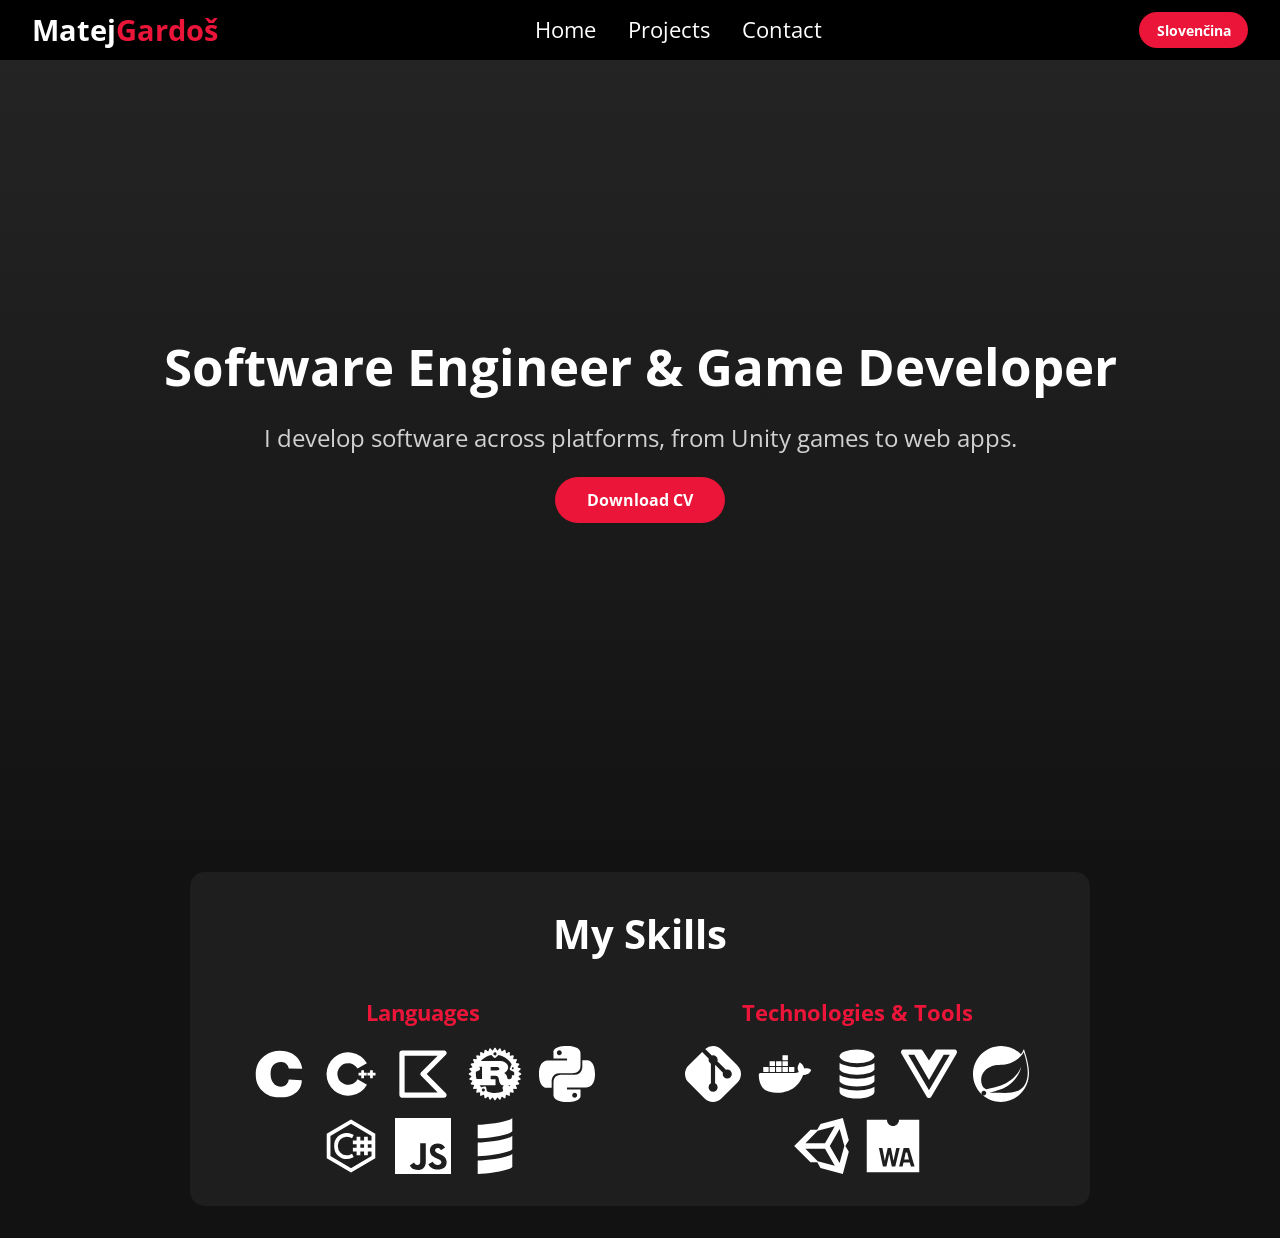
<file: index.html>
<!DOCTYPE html>
<html lang="en">
<head>
	<meta charset="UTF-8">
	<meta name="viewport" content="width=device-width, initial-scale=1.0">
	<title>Home</title>
	<link rel="stylesheet" href="css/base.css">
	<link rel="stylesheet" href="css/navbar.css">
	<link rel="stylesheet" href="css/home.css">
	<link rel="stylesheet" href="css/responsive.css">
</head>
<body>

<div id="navbar-placeholder"></div>

<section class="hero">
	<div class="hero-content">
		<h1 data-i18n="home.title">Software Engineer & Game Developer</h1>
		<p data-i18n="home.subtitle">
			I develop software across platforms, from Unity games to web apps.
		</p>
		<a href="assets/CV.pdf" target="_blank" class="cta-button" data-i18n="home.downloadCV">Download CV</a>
	</div>
</section>

<section class="tech-section">
	<h2 data-i18n="home.skillsTitle">My Skills</h2>
	<div class="tech-grid">

		<div class="tech-category">
			<h3 data-i18n="home.languagesTitle">Languages</h3>
			<div class="tech-icons">
				<img src="assets/icons/c.svg" alt="C" title="C">
				<img src="assets/icons/cpp.svg" alt="C++" title="C++">
				<img src="assets/icons/kotlin.svg" alt="Kotlin" title="Kotlin">
				<img src="assets/icons/rust.svg" alt="Rust" title="Rust">
				<img src="assets/icons/python.svg" alt="Python" title="Python">
				<img src="assets/icons/csharp.svg" alt="C#" title="C#">
				<img src="assets/icons/javascript.svg" alt="JavaScript" title="JavaScript">
				<img src="assets/icons/scala.svg" alt="Scala" title="Scala">
			</div>
		</div>

		<div class="tech-category">
			<h3 data-i18n="home.techTitle">Technologies & Tools</h3>
			<div class="tech-icons">
				<img src="assets/icons/git.svg" alt="Git" title="Git">
				<img src="assets/icons/docker.svg" alt="Docker" title="Docker">
				<img src="assets/icons/sql.svg" alt="SQL" title="SQL">
				<img src="assets/icons/vue.svg" alt="Vue.js" title="Vue.js">
				<img src="assets/icons/spring.svg" alt="Spring" title="Spring">
				<img src="assets/icons/unity.svg" alt="Unity" title="Unity">
				<img src="assets/icons/wasm.svg" alt="Wasm" title="Wasm">
			</div>
		</div>

	</div>
</section>


<script src="js/script.js"></script>
<script>
fetch("navbar.html")
	.then(res => res.text())
	.then(html => {
		document.getElementById("navbar-placeholder").innerHTML = html;

		const hamburger = document.querySelector('.hamburger');
		const navLinks = document.querySelector('.nav-links');

		if (hamburger && navLinks) {
			hamburger.addEventListener('click', () => {
				navLinks.classList.toggle('active');
			});
		}
});
</script>

</body>
</html>
</file>
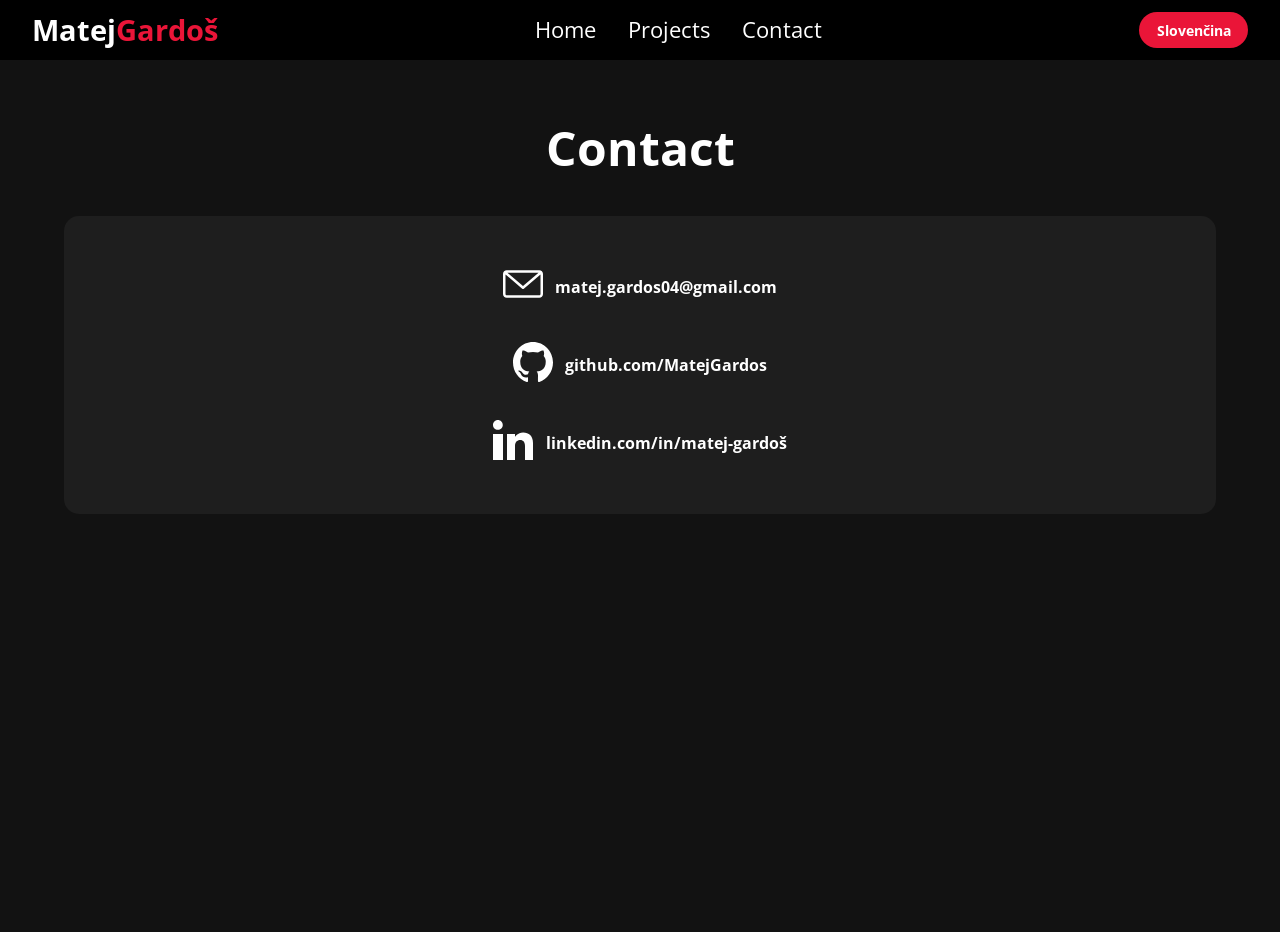
<file: contact.html>
<!DOCTYPE html>
<html lang="en">
<head>
	<meta charset="UTF-8">
	<meta name="viewport" content="width=device-width, initial-scale=1.0">
	<title>Contact</title>
	<link rel="stylesheet" href="css/base.css">
	<link rel="stylesheet" href="css/navbar.css">
	<link rel="stylesheet" href="css/contact.css">
	<link rel="stylesheet" href="css/responsive.css">

	<link rel="stylesheet" href="https://cdnjs.cloudflare.com/ajax/libs/font-awesome/6.4.0/css/all.min.css" integrity="sha512-pZ..." crossorigin="anonymous" referrerpolicy="no-referrer" />
</head>
<body>

<div id="navbar-placeholder"></div>

<section class="contact-section">
	<h2 data-i18n="contact.title">Contact</h2>
	<div class="contact-list">
    <div class="contact-item">
			<a href="mailto:matej.gardos04@gmail.com">
				<div class="contact-icon">
					<img src="assets/icons/email.svg" alt="Email">
				</div>
				matej.gardos04@gmail.com
			</a>
    </div>

    <div class="contact-item">
			<a href="https://github.com/MatejGardos" target="_blank">
				<div class="contact-icon">
					<img src="assets/icons/github.svg" alt="Github">
				</div>
				github.com/MatejGardos
			</a>
    </div>

    <div class="contact-item">
			<a href="https://www.linkedin.com/in/matej-gardo%C5%A1-200491289/" target="_blank">
				<div class="contact-icon">
					<img src="assets/icons/linkedin.svg" alt="LinkedIn">
				</div>
				linkedin.com/in/matej-gardoš
			</a>
    </div>
	</div>
</section>

<script src="js/script.js"></script>
<script>
fetch("navbar.html")
	.then(res => res.text())
	.then(html => {
		document.getElementById("navbar-placeholder").innerHTML = html;

		const hamburger = document.querySelector('.hamburger');
		const navLinks = document.querySelector('.nav-links');

		if (hamburger && navLinks) {
			hamburger.addEventListener('click', () => {
				navLinks.classList.toggle('active');
			});
		}
});
</script>

</body>
</html>
</file>
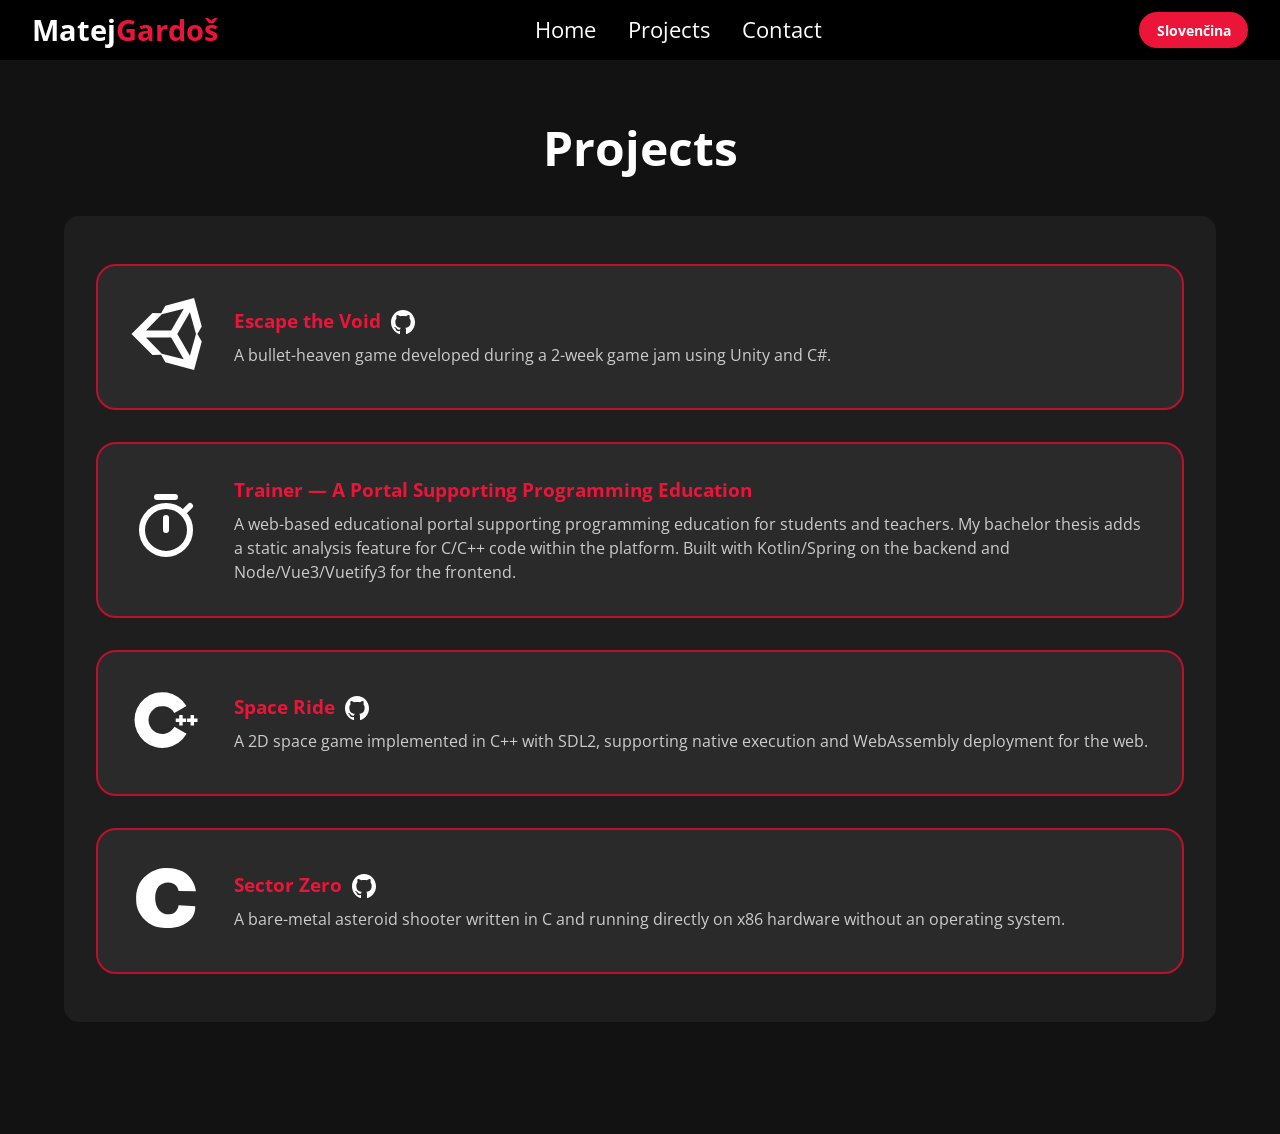
<file: projects.html>
<!DOCTYPE html>
<html lang="en">
<head>
	<meta charset="UTF-8">
	<meta name="viewport" content="width=device-width, initial-scale=1.0">
	<title>My Projects</title>
	<link rel="stylesheet" href="css/base.css">
	<link rel="stylesheet" href="css/navbar.css">
	<link rel="stylesheet" href="css/projects.css">
	<link rel="stylesheet" href="css/responsive.css">
</head>
<body>

<div id="navbar-placeholder"></div>

<section class="project-section">
	<h2 data-i18n="projects.title">Projects</h2>

	<div class="project-grid">

		<!-- Escape the Void -->
		<a class="project-card"
			href="https://matt04.itch.io/escape-the-void"
			target="_blank">

			<div class="project-icon">
				<img src="assets/icons/unity.svg" alt="Unity">
			</div>

			<div class="project-content">
				<div class="project-header">
					<h3 data-i18n="projects.escape.title">Escape the Void</h3>

					<span class="github-link"
						title="View source code on GitHub"
						onclick="event.preventDefault(); event.stopPropagation(); window.open('https://github.com/MatejGardos/Escape-the-Void', '_blank');">
						<img src="assets/icons/github.svg" alt="GitHub">
					</span>
				</div>

				<p data-i18n="projects.escape.desc">
					A bullet-heaven game developed during a 2-week game jam using Unity and C#.
				</p>
			</div>
		</a>


		<!-- Trainer -->
		<a class="project-card"
			href="https://trainer.ksi.fit.cvut.cz/info"
			target="_blank">

			<div class="project-icon">
				<img src="assets/icons/trainer.svg" alt="Trainer">
			</div>

			<div class="project-content">
				<div class="project-header">
					<h3 data-i18n="projects.trainer.title">
						Trainer — A Portal Supporting Programming Education
					</h3>
				</div>

				<p data-i18n="projects.trainer.desc">
					A web-based educational portal supporting programming education for students and teachers.
					My bachelor thesis adds a static analysis feature for C/C++ code within the platform.
					Built with Kotlin/Spring on the backend and Node/Vue3/Vuetify3 for the frontend.
				</p>
			</div>
		</a>


		<!-- Space Ride -->
		<a class="project-card"
			href="projects/space-ride/SpaceRide.html">

			<div class="project-icon">
				<img src="assets/icons/cpp.svg" alt="C++">
			</div>

			<div class="project-content">
				<div class="project-header">
					<h3 data-i18n="projects.space.title">Space Ride</h3>

					<span class="github-link"
						title="View source code on GitHub"
						onclick="event.preventDefault(); event.stopPropagation(); window.open('https://github.com/MatejGardos/Space-Ride-SDL2', '_blank');">
						<img src="assets/icons/github.svg" alt="GitHub">
					</span>
				</div>

				<p data-i18n="projects.space.desc">
					A 2D space game implemented in C++ with SDL2, supporting native execution and WebAssembly deployment for the web.
				</p>
			</div>
		</a>


		<!-- Sector Zero -->
		<a class="project-card"
			href="projects/sectorZero/SectorZero.html">

			<div class="project-icon">
				<img src="assets/icons/c.svg" alt="C">
			</div>

			<div class="project-content">
				<div class="project-header">
					<h3 data-i18n="projects.sector.title">Sector Zero</h3>

					<span class="github-link"
						title="View source code on GitHub"
						onclick="event.preventDefault(); event.stopPropagation(); window.open('https://github.com/MatejGardos/SectorZero', '_blank');">
						<img src="assets/icons/github.svg" alt="GitHub">
					</span>
				</div>

				<p data-i18n="projects.sector.desc">
					A bare-metal asteroid shooter written in C and running directly on x86 hardware without an operating system.
				</p>
			</div>
		</a>
	</div>

</section>

<script src="js/script.js"></script>
<script>
fetch("navbar.html")
	.then(res => res.text())
	.then(html => {
		document.getElementById("navbar-placeholder").innerHTML = html;

		const hamburger = document.querySelector('.hamburger');
		const navLinks = document.querySelector('.nav-links');

		if (hamburger && navLinks) {
			hamburger.addEventListener('click', () => {
				navLinks.classList.toggle('active');
			});
		}
});
</script>

</body>
</html>
</file>
<file: css/base.css>
@import url('https://fonts.googleapis.com/css2?family=Open+Sans:wght@500&display=swap');

* {
	margin: 0;
	padding: 0;
	box-sizing: border-box;
	font-family: "Open Sans", sans-serif;
}

body {
	background-color: #121212;
	color: #fff;
	min-height: 100vh;
	line-height: 1.5;
}
</file>
<file: css/navbar.css>
.navbar {
	width: 100%;
	height: 60px;
	background-color: #000;
	display: flex;
	align-items: center;
	justify-content: space-between;
	padding: 0 2rem;
	position: fixed;
	top: 0;
	left: 0;
	z-index: 100;
}

.navbar .logo {
	font-size: 1.8em;
	font-weight: bold;
	color: #fff;
}

.logo-white { color: #fff; }
.logo-red { color: #ea1538; }

.navbar .logo a {
	text-decoration: none;
	color: inherit;
	display: flex;
	align-items: center;
}

.nav-links {
	display: flex;
	gap: 2rem;
}

.nav-links li {
	list-style: none;
}

.nav-links a {
	text-decoration: none;
	color: inherit;
	font-size: 1.4em;
	position: relative;
}

.nav-links a:hover {
	color: #ea1538;
}

.nav-links a::after {
	content: "";
	position: absolute;
	background-color: #bc102d;
	height: 3px;
	width: 0;
	left: 0;
	bottom: -5px;
	transition: width 0.3s;
}

.nav-links a:hover::after {
	width: 100%;
}

.lang-switch button {
	border: none;
	background-color: #ea1538;
	padding: 0.6em 1.2em;
	font-size: 0.9em;
	border-radius: 25px;
	color: #fff;
	font-weight: bold;
	cursor: pointer;
	transition: 0.3s;
}

.lang-switch button:hover {
	background-color: #bc102d;
	transform: scale(0.95);
}

.hamburger {
  display: none;
  flex-direction: column;
  cursor: pointer;
  gap: 5px;
}

.hamburger span {
  display: block;
  width: 25px;
  height: 3px;
  background-color: #fff;
  border-radius: 2px;
}

.mobile-lang {
	display: none;
}
</file>
<file: css/home.css>
.hero {
	display: flex;
	justify-content: center;
	align-items: center;
	min-height: calc(100vh - 60px);
	text-align: center;
	background: linear-gradient(rgba(50,50,50,0.6), rgba(20,20,20,0.6)),
		url('https://th.bing.com/th/id/R.cdcf37b880bc4926ce5badb3b67d0b4e?rik=7tPPcNAGOtWbhA&pid=ImgRaw&r=0') center/cover no-repeat;
}

.hero h1 {
	font-size: clamp(2rem, 4vw, 4rem);
	margin-bottom: 1rem;
	color: #fff;
}

.hero p {
	font-size: clamp(1rem, 2vw, 1.5rem);
	margin-bottom: 2rem;
	opacity: 0.8;
}

.cta-button {
	text-decoration: none;
	background-color: #ea1538;
	color: #fff;
	padding: 12px 32px;
	border-radius: 30px;
	font-weight: bold;
	transition: 0.3s;
}

.cta-button:hover {
	background-color: #bc102d;
	transform: scale(0.95);
}

.tech-section {
	max-width: 900px;
	margin: 2rem auto;
	padding: 2rem;
	background-color: #1e1e1e;
	border-radius: 15px;
	color: #fff;
}

.tech-section h2 {
	text-align: center;
	color: #fff;
	margin-bottom: 2rem;
	font-size: clamp(1.8rem, 4vw, 2.5rem);
}

.tech-grid {
	display: flex;
	flex-wrap: wrap;
	gap: 2rem;
	justify-content: center;
}

.tech-category {
	flex: 1 1 300px;
	text-align: center;
}

.tech-category h3 {
	color: #ea1538;
	margin-bottom: 1rem;
	font-size: 1.4rem;
}

.tech-icons {
	display: flex;
	flex-wrap: wrap;
	justify-content: center;
	gap: 1rem;
}

.tech-icons img {
	width: 3.5em;
	height: 3.5em;
	filter: brightness(0) invert(1);
	transition: transform 0.2s;
}

.tech-icons img:hover {
	transform: scale(1.2);
	filter: brightness(0) saturate(100%) invert(18%) sepia(91%) saturate(6483%) hue-rotate(345deg) brightness(95%) contrast(110%);
}
</file>
<file: css/responsive.css>
@media (max-width: 768px) {
	.nav-links {
    position: absolute;
    top: 60px;
    right: 0;
    background-color: #000;
    flex-direction: column;
    width: 160px;
    display: none;
    padding: 1rem;
    border-radius: 0 0 10px 10px;
  }

  .nav-links li {
    margin: 0.1rem 0;
  }

	.lang-switch {
    display: none;
  }

  .hamburger {
    display: flex;
  }

  .mobile-lang {
    display: block;
  }

  .nav-links.active {
    display: flex;
  }

	.lang-switch button {
		padding: 8px 16px;
		font-size: 14px;
	}

	.hero h1 {
		font-size: clamp(1.5rem, 6vw, 3rem);
	}

	.hero p {
		font-size: clamp(1rem, 3vw, 1.2rem);
	}

	.project-grid {
		grid-template-columns: 1fr;
		padding: 2rem 1rem;
	}

	#gameContainer {
		width: 95%;
	}

	.back-button {
		padding: 10px 24px;
		font-size: 0.9rem;
	}

	.project-card {
    flex-direction: column;
    align-items: center;
    text-align: center;
    padding: 1.5rem;
    gap: 1rem;
  }

  .project-icon img {
    width: 5em;
    height: 5em;
    margin-bottom: 0.5rem;
    filter: brightness(0) invert(1);
  }

  .project-header {
    flex-direction: column;
    gap: 0.3rem;
    align-items: center;
  }

  .github-link img {
    width: 1.5em;
    height: 1.5em;
  }
}

@media (max-width: 425px) {
	.contact-item a {
    flex-direction: column;
    align-items: center;
    text-align: center;
  }

  .contact-icon img {
    margin-bottom: 0.5rem;
  }
}
</file>
<file: css/contact.css>
.contact-section {
	padding: 3rem 2rem;
	max-width: 95%;
	margin: 2rem auto;
}

.contact-section a {
	color: #ea1538;
	text-decoration: none;
	font-weight: bold;
}

.contact-section h2 {
	text-align: center;
	font-size: clamp(2rem, 4vw, 3rem);
	margin: 2rem;
}

.contact-section a:hover {
	color: #bc102d;
}

footer {
	text-align: center;
	padding: 2rem;
	color: #ccc;
	font-size: 0.9rem;
}

.contact-list {
	display: flex;
	flex-direction: column;
	gap: 2rem;
	padding: 3rem 2rem;
	background-color: #1e1e1e;
	border-radius: 15px;
	margin: 2rem auto;
	align-items: center;
}

.contact-item {
	display: flex;
	align-items: center;
	gap: 0.8rem;
	font-size: 1rem;
}

.contact-item a {
	display: flex;
	align-items: center;
	gap: 0.8rem;
	color: #fff;
	text-decoration: none;
	font-weight: bold;
	transition: color 0.2s ease;
}

.contact-item a:hover {
	color: #bc102d;
}

.contact-icon img {
	width: 2.5em;
	height: 2.5em;
	filter: brightness(0) invert(1);
	transition: transform 0.2s, fill 0.2s;
}

.contact-item:hover .contact-icon img {
	transform: scale(1.2);
	filter: brightness(0) saturate(100%) invert(18%) sepia(91%) saturate(6483%) hue-rotate(345deg) brightness(95%) contrast(110%);
}
</file>
<file: css/projects.css>
.project-section {
	padding: 3rem 2rem;
	max-width: 95%;
	margin: 2rem auto;
}

.project-section h2 {
	text-align: center;
	font-size: clamp(2rem, 4vw, 3rem);
	margin: 2rem;
}

.project-grid {
	display: flex;
	flex-direction: column;
	gap: 2rem;
	padding: 3rem 2rem;
	background-color: #1e1e1e;
	border-radius: 15px;
	margin: 2rem auto;
}

.project-card {
	display: flex;
	align-items: center;
	gap: 2rem;
	background-color: #2a2a2a;
	border: 2px solid #bc102d;
	border-radius: 20px;
	padding: 2rem;
	text-decoration: none;
	cursor: pointer;
	color: #fff;
	transition: transform 0.3s, background-color 0.3s;
}

.project-card:hover {
	transform: translateY(-5px);
	background-color: #333;
}

.project-icon img {
	width: 4.5em;
	height: 4.5em;
	filter: brightness(0) invert(1);
}

.project-content h3 {
	margin-bottom: 0.5rem;
	color: #ea1538;
}
.project-content p {
	color: #ccc;
	line-height: 1.5;
}

.project-header {
	display: flex;
	gap: 0.6rem;
	align-items: center;
}

.github-link img {
	width: 1.5em;
	height: 1.5em;
	filter: brightness(0) invert(1);
	transition: transform 0.2s ease;
}

.github-link img:hover {
	transform: scale(1.15);
}
</file>
